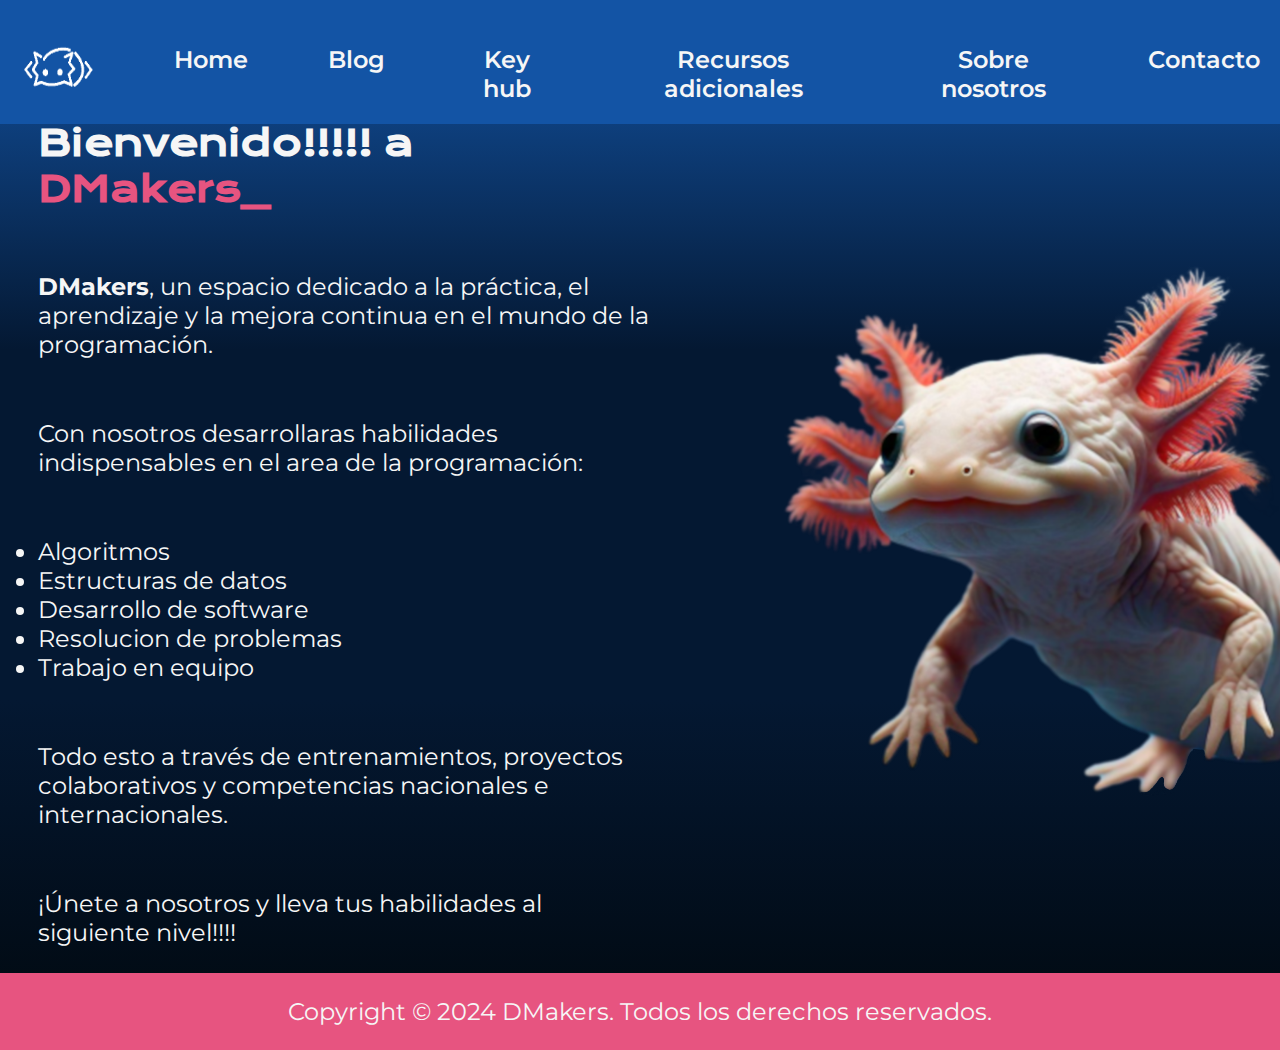
<file: index.html>
<!DOCTYPE html>
<html lang="es-mx">
<head>
    <meta charset="UTF-8">
    <meta name="viewport" content="width=device-width, initial-scale=1.0">
    <title>DMakers_</title>
    <link rel="icon" href="./img/axol_icon.ico"/>
    <link rel="stylesheet" href="./styles/style.css">
</head>
<body>
    <header class="header">
        <nav class="header__menu">
            <img src="./img/white_axol.png" class="header_icon" alt="Logo DMakers">
            <a class="header__menu__link" href="index.html">Home</a>
            <a class="header__menu__link" href="https://dmakershub.blogspot.com/" target="_blank">Blog</a>
            <a class="header__menu__link" href="keyhub.html">Key hub</a>
            <a class="header__menu__link" href="resources.html">Recursos adicionales</a>
            <a class="header__menu__link" href="about.html">Sobre nosotros</a>
            <a class="header__menu__link" href="contact.html">Contacto</a>
        </nav>
        
        <img src="./img/menu_ico.png" class="header_menu_icon" alt="Icono de menu" id="menu-icon">
        <img src="./img/white_axol.png" class="header_menu_icon" alt="Logo DMakers">
        
        <nav class="dropdown-menu" id="dropdown-menu">
            <ul>
                <li><a href="index.html">Home</a></li>
                <li><a href="https://dmakershub.blogspot.com/" target="_blank">Blog</a></li>
                <li><a href="keyhub.html">Key hub</a></li>
                <li><a href="resources.html">Recursos adicionales</a></li>
                <li><a href="about.html">Sobre nosotros</a></li>
                <li><a href="contact.html">Contacto</a></li>
            </ul>
        </nav>

    </header>
    <main>
        <section class="presentacion_home">
            <section class="presentacion__contenido">
                <h1 class="presentacion__contenido__titulo">Bienvenido!!!!! a<strong class="titulo-destaque"> DMakers_
                </strong></h1>
                
                <p class="presentacion__contenido__texto">
                <strong>DMakers</strong>, un espacio dedicado a la práctica, el aprendizaje 
                y la mejora continua en el mundo de la programación.</p> 
                
                <p class="presentacion__contenido__texto">
                Con nosotros desarrollaras habilidades indispensables en el area de la programación: 
                 </p>    
                <ul class="presentacion__contenido__texto">
                    <li>Algoritmos</li>
                    <li>Estructuras de datos</li>
                    <li>Desarrollo de software</li>
                    <li>Resolucion de problemas</li>
                    <li>Trabajo en equipo</li>
                </ul>               
                <p class="presentacion__contenido__texto">
                    Todo esto a través de entrenamientos, proyectos colaborativos y competencias
                    nacionales e internacionales. 
                </p>
                <p class="presentacion__contenido__texto">
                ¡Únete a nosotros y lleva tus habilidades al siguiente nivel!!!!
                </p>        
                
            </section>
            <img class="imagen_axol" src="./img/axolotol.png" alt="Imagen de Ajolote">
        
        </section>

             
        
        

    </main>
    <footer class="footer">
        <p>Copyright © 2024 DMakers. Todos los derechos reservados.</p>
    </footer>
    <script src="menu.js"></script>
</body>
</html>

<!-- Esto es un comentario y será ignorado  -->

<!-- Esto es un comentario con salto de línea

y también será ignorado  -->
</file>
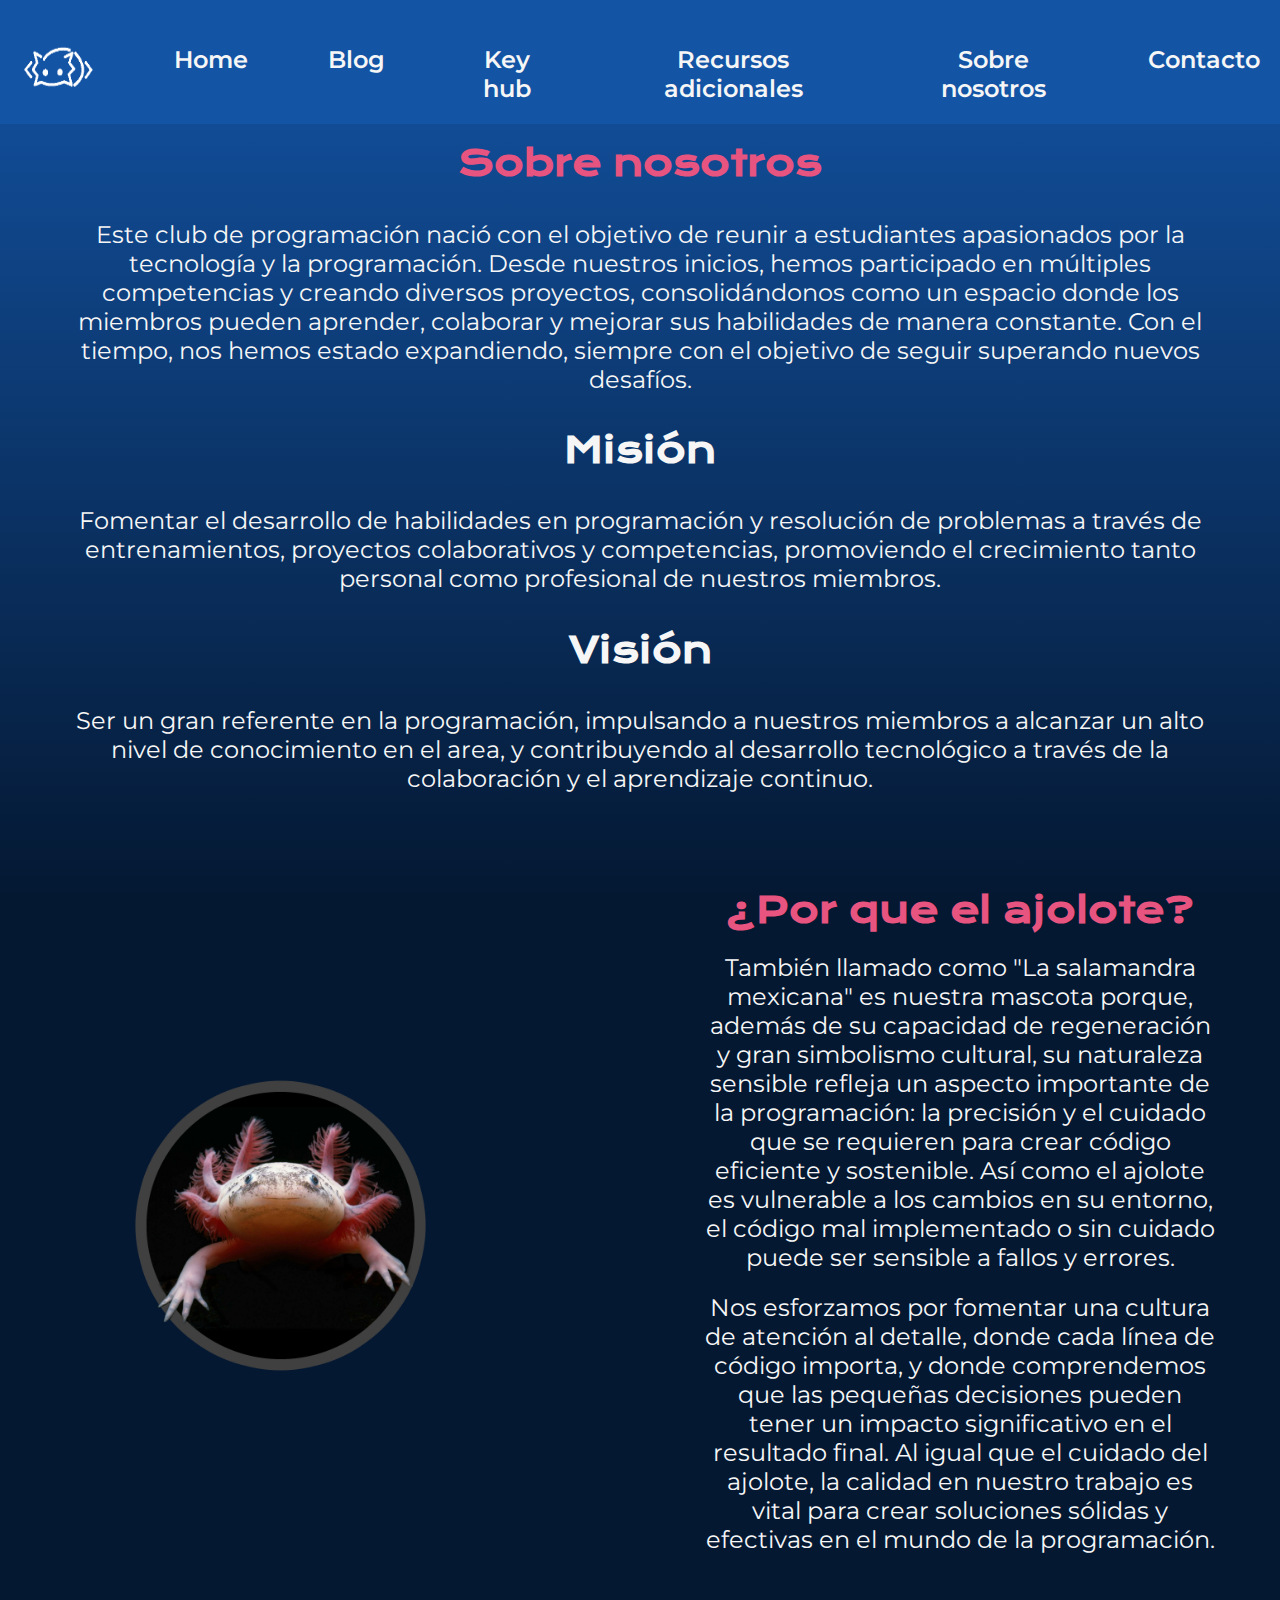
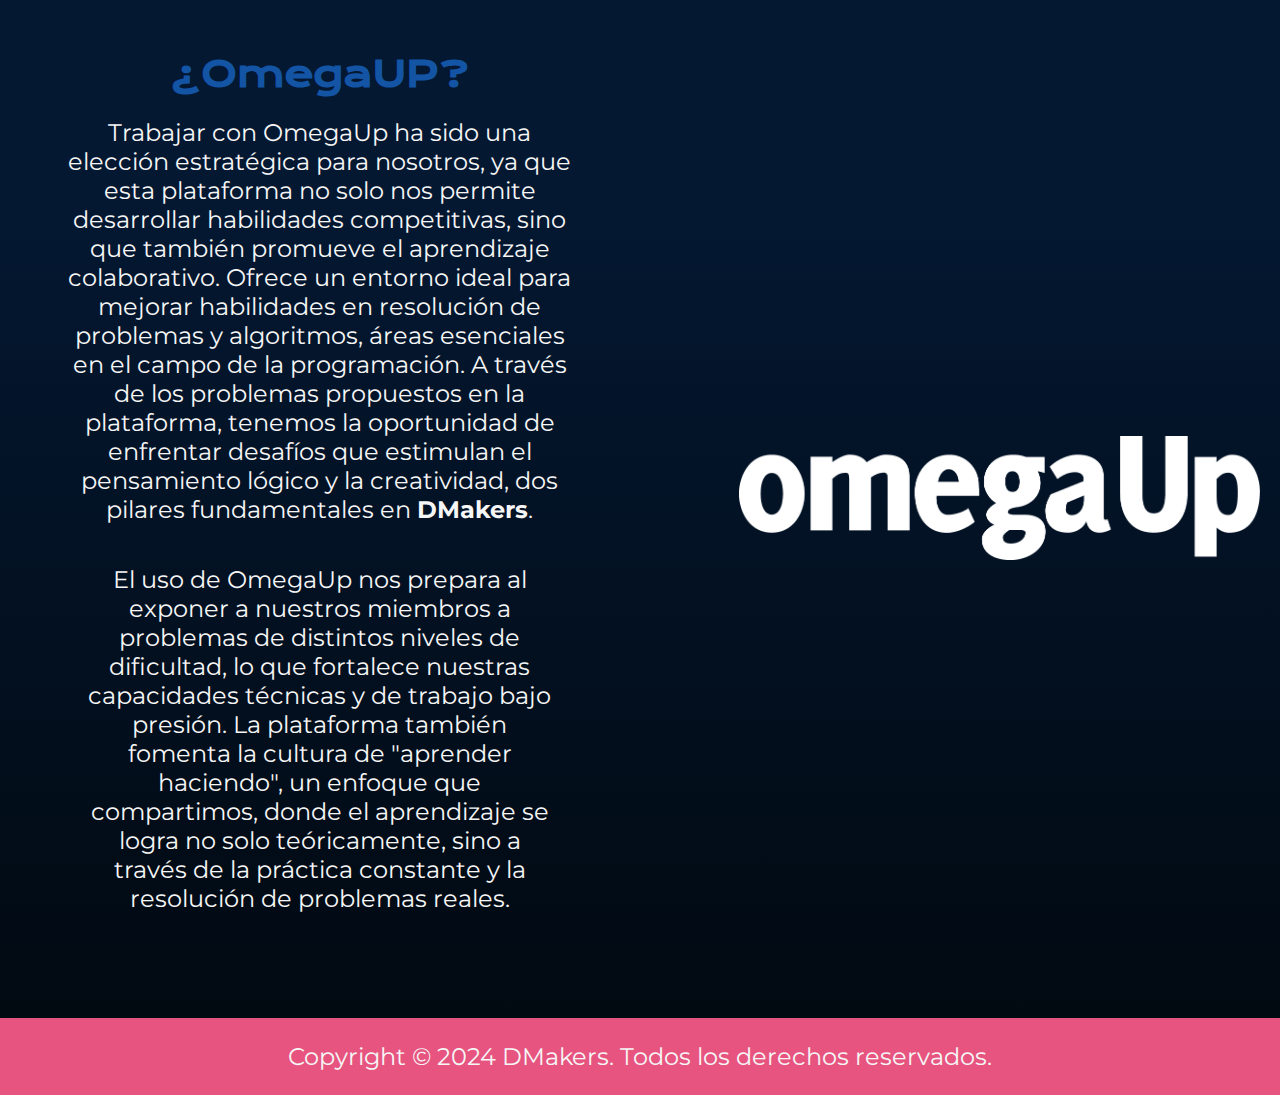
<file: about.html>
<!DOCTYPE html>
<html lang="es-mx">
<head>
    <meta charset="UTF-8">
    <meta name="viewport" content="width=device-width, initial-scale=1.0">
    <title>DMakers_</title>
    <link rel="icon" href="./img/axol_icon.ico"/>
    <link rel="stylesheet" href="./styles/style.css">
</head>
<body>
    <header class="header">
        <nav class="header__menu">
            <img src="./img/white_axol.png" class="header_icon" alt="Logo DMakers">
            <a class="header__menu__link" href="index.html">Home</a>
            <a class="header__menu__link" href="https://dmakershub.blogspot.com/" target="_blank">Blog</a>
            <a class="header__menu__link" href="keyhub.html">Key hub</a>
            <a class="header__menu__link" href="resources.html">Recursos adicionales</a>
            <a class="header__menu__link" href="about.html">Sobre nosotros</a>
            <a class="header__menu__link" href="contact.html">Contacto</a>
        </nav>
        
        <img src="./img/menu_ico.png" class="header_menu_icon" alt="Icono de menu" id="menu-icon">
        <img src="./img/white_axol.png" class="header_menu_icon" alt="Logo DMakers">
        
        <nav class="dropdown-menu" id="dropdown-menu">
            <ul>
                <li><a href="index.html">Home</a></li>
                <li><a href="https://dmakershub.blogspot.com/" target="_blank">Blog</a></li>
                <li><a href="keyhub.html">Key hub</a></li>
                <li><a href="resources.html">Recursos adicionales</a></li>
                <li><a href="about.html">Sobre nosotros</a></li>
                <li><a href="contact.html">Contacto</a></li>
            </ul>
        </nav>

    </header>

    <main>
        <section class="presentacion_centrada">
            <section class="presentacion__contenido_centrado">
                <h1 class="presentacion__contenido_centrado_titulo"> <strong class="titulo-destaque">Sobre nosotros</strong></h1>           
                <p class="presentacion__contenido_centrado_texto">
                    Este club de programación nació con el objetivo de reunir a estudiantes apasionados por la tecnología y 
                    la programación. Desde nuestros inicios, hemos participado en múltiples competencias y creando diversos proyectos, consolidándonos 
                    como un espacio donde los miembros pueden aprender, colaborar y mejorar sus habilidades de manera constante. 
                    Con el tiempo, nos hemos estado expandiendo, siempre con el objetivo de 
                    seguir superando nuevos desafíos.
                </p> 
                
                <h2 class="presentacion__contenido_centrado_titulo">Misión</h2>
                <p class="presentacion__contenido_centrado_texto">
                
                    Fomentar el desarrollo de habilidades en programación y resolución de problemas a través de entrenamientos, 
                    proyectos colaborativos y competencias, promoviendo el crecimiento tanto personal como profesional de nuestros miembros.
                </p>
                
                <h2 class="presentacion__contenido_centrado_titulo">Visión</h2>
                <p class="presentacion__contenido_centrado_texto">
                    Ser un gran referente en la programación, impulsando a nuestros miembros a alcanzar 
                    un alto nivel de conocimiento en el area, y contribuyendo al desarrollo 
                    tecnológico a través de la colaboración y el aprendizaje continuo.    
                </p>
            </section>

            <section class="seccion_horizontal">           
                
                <img class="presentacion__imagen" src="./img/axol_swimming.png" alt="Ajolote en circulo">
                
                
                <section class="presentacion__contenido_centrado" >
                    
                    <h1 class="presentacion__contenido_centrado_titulo"><strong class="titulo-destaque">¿Por que el ajolote?</strong></h1>
                    <p class="presentacion__contenido_centrado_texto">
                    También llamado como "La salamandra mexicana" es nuestra mascota porque, además de su capacidad de regeneración y gran simbolismo cultural,
                    su naturaleza sensible refleja un aspecto importante de la programación: la precisión y el cuidado que se requieren para 
                    crear código eficiente y sostenible. Así como el ajolote es vulnerable a los cambios en su entorno, el código mal implementado 
                    o sin cuidado puede ser sensible a fallos y errores.
                    </p>
                    <p class="presentacion__contenido_centrado_texto";">        
                    Nos esforzamos por fomentar una cultura de atención al detalle, donde cada línea de código importa, y donde comprendemos 
                    que las pequeñas decisiones pueden tener un impacto significativo en el resultado final. Al igual que el cuidado del ajolote,
                    la calidad en nuestro trabajo es vital para crear soluciones sólidas y efectivas en el mundo de la programación.
                    <p>
                </section>           
            </section>

            <section class="seccion_horizontal">                     
                <section class="presentacion__contenido_centrado">
                    
                    <h1 class="presentacion__contenido_centrado_titulo"><strong style="color: #1354A5 ;">¿OmegaUP?</strong></h1>
                    <p class="presentacion__contenido_centrado_texto">
                    Trabajar con OmegaUp ha sido una elección estratégica para nosotros, ya que esta plataforma no solo nos permite 
                    desarrollar habilidades competitivas, sino que también promueve el aprendizaje colaborativo. Ofrece un entorno ideal para mejorar 
                    habilidades en resolución de problemas y algoritmos, áreas esenciales en el campo de la programación. A través de los problemas 
                    propuestos en la plataforma, tenemos la oportunidad de enfrentar desafíos que estimulan el pensamiento lógico y la creatividad, dos pilares 
                    fundamentales en <strong>DMakers</strong>.
                    </p>
                    <p class="presentacion__contenido_centrado_texto" style="padding: 5%;">        
                        El uso de OmegaUp nos prepara al exponer a nuestros miembros a problemas de distintos niveles de 
                        dificultad, lo que fortalece nuestras capacidades técnicas y de trabajo bajo presión. La plataforma también fomenta la cultura de "aprender haciendo",
                        un enfoque que compartimos, donde el aprendizaje se logra no solo teóricamente, sino a través de la práctica constante y la resolución de 
                        problemas reales. 
                    <p>
                </section>   
                
                <img class="presentacion__imagen" src="./img/omegaup-logo.png" alt="Logo de omegaup">
            </section>
        </section>    
    </main>
    
    <footer class="footer">
        <p>Copyright © 2024 DMakers. Todos los derechos reservados.</p>
    </footer>
    <script src="menu.js"></script>
</body>
</html>
</file>
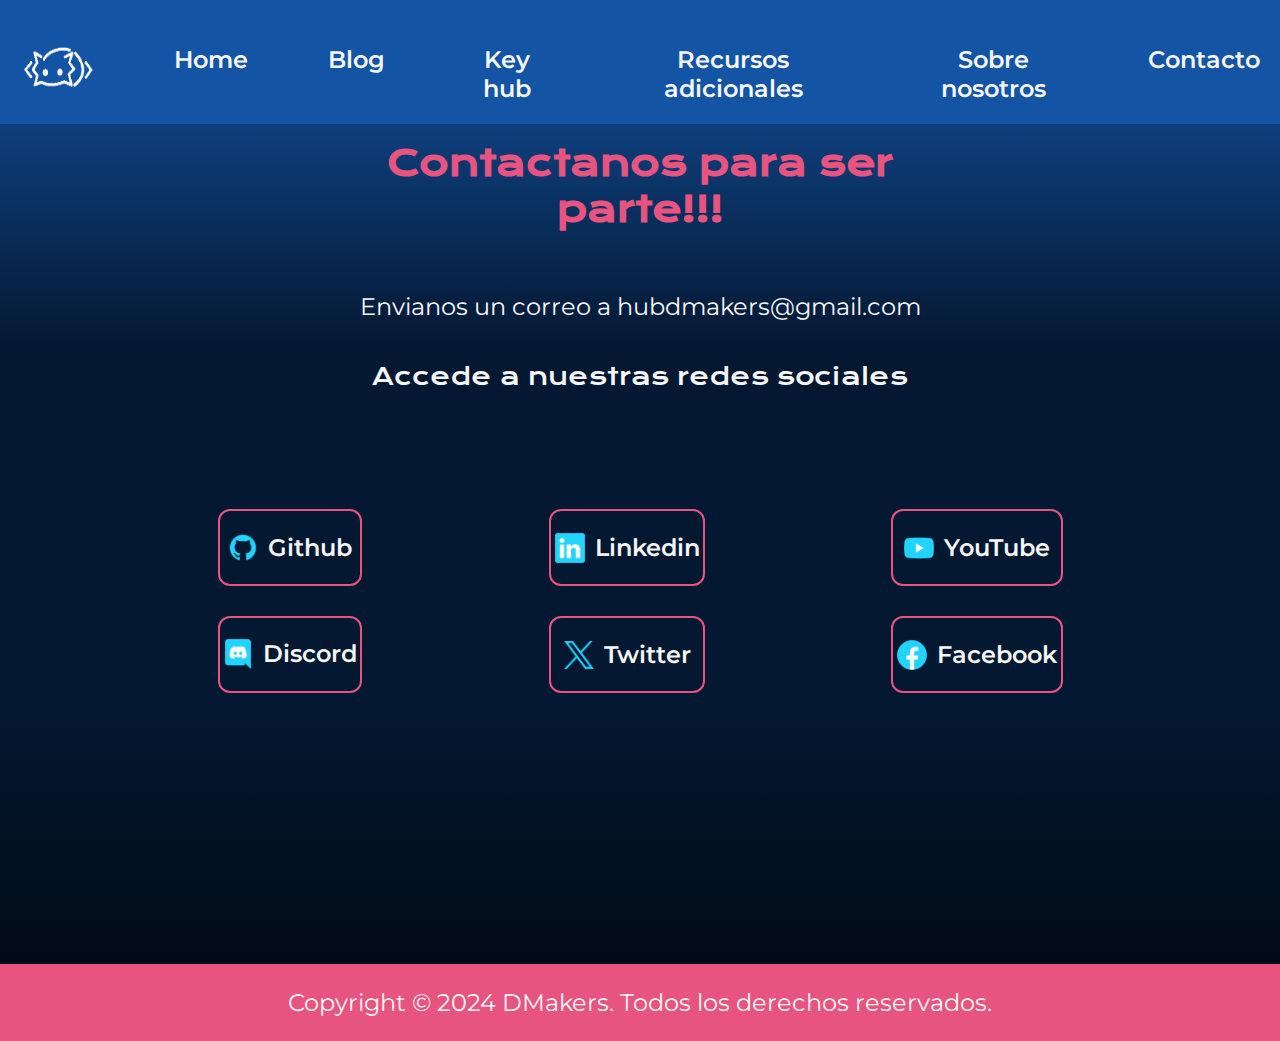
<file: contact.html>
<!DOCTYPE html>
<html lang="es-mx">
<head>
    <meta charset="UTF-8">
    <meta name="viewport" content="width=device-width, initial-scale=1.0">
    <title>DMakers_</title>
    <link rel="icon" href="./img/axol_icon.ico"/>
    <link rel="stylesheet" href="./styles/style.css">
</head>
<body>
    <header class="header">
        <nav class="header__menu">
            <img src="./img/white_axol.png" class="header_icon" alt="Logo DMakers">
            <a class="header__menu__link" href="index.html">Home</a>
            <a class="header__menu__link" href="https://dmakershub.blogspot.com/" target="_blank">Blog</a>
            <a class="header__menu__link" href="keyhub.html">Key hub</a>
            <a class="header__menu__link" href="resources.html">Recursos adicionales</a>
            <a class="header__menu__link" href="about.html">Sobre nosotros</a>
            <a class="header__menu__link" href="contact.html">Contacto</a>
        </nav>
        
        <img src="./img/menu_ico.png" class="header_menu_icon" alt="Icono de menu" id="menu-icon">
        <img src="./img/white_axol.png" class="header_menu_icon" alt="Logo DMakers">
        
        <nav class="dropdown-menu" id="dropdown-menu">
            <ul>
                <li><a href="index.html">Home</a></li>
                <li><a href="https://dmakershub.blogspot.com/" target="_blank">Blog</a></li>
                <li><a href="keyhub.html">Key hub</a></li>
                <li><a href="resources.html">Recursos adicionales</a></li>
                <li><a href="about.html">Sobre nosotros</a></li>
                <li><a href="contact.html">Contacto</a></li>
            </ul>
        </nav>

    </header>

    <main>
        <section class="presentacion_centrada" style="padding-bottom: 20%;">
            <section class="presentacion__contenido">
                <h1 class="presentacion__contenido__titulo" style="padding-top: 30px;"><strong class="titulo-destaque"> Contactanos para ser parte!!!</strong></h1>
                
                <p class="presentacion__contenido__texto">
                    Envianos un correo a hubdmakers@gmail.com
                </p> 
            </section>
            
            <h2 class="presentacion__enlaces_subtitulo">Accede a nuestras redes sociales</h2>
            
            <section class="seccion_horizontal" style="padding: 5% 15% 0% 15%; gap:5px;">
                
                <div class="presentacion__enlaces">                   
                    <a class="presentacion__enlaces__link" href="https://github.com/DMakers-hub" target="_blank">
                        <img class="icono" src="./assets/github.png">
                        Github</a>
                    <a class="presentacion__enlaces__link" href="https://discord.gg/8f9Zq5x6Kt" target="_blank">
                        <img class="icono" src="./assets/discord.png">
                        Discord </a>             
                </div>
                
                <div class="presentacion__enlaces">
                    <a class="presentacion__enlaces__link" href="https://www.linkedin.com/" target="_blank">
                            <img class="icono" src="./assets/linkedin.png" "> 
                            Linkedin</a>
                    <a class="presentacion__enlaces__link" href="https://x.com/DMakers__" target="_blank">
                        <img class="icono" src="./assets/x.png">
                        Twitter </a>
                </div>

                <div class="presentacion__enlaces">                
                    <a class="presentacion__enlaces__link" href="https://www.youtube.com/@DMakersHub" target="_blank">
                        <img  class="icono" src="./assets/youtube.png">
                        YouTube </a>
                    <a class="presentacion__enlaces__link" href="https://www.facebook.com/profile.php?id=61566346132490&mibextid=ZbWKwL" target="_blank">
                            <img class="icono" src="./assets/facebook.png"> 
                            Facebook</a>
                </div>          


            </section>
            
        </section>
    </main>
    
    <footer class="footer">
        <p>Copyright © 2024 DMakers. Todos los derechos reservados.</p>
    </footer>
    <script src="menu.js"></script>
</body>
</html>
</file>
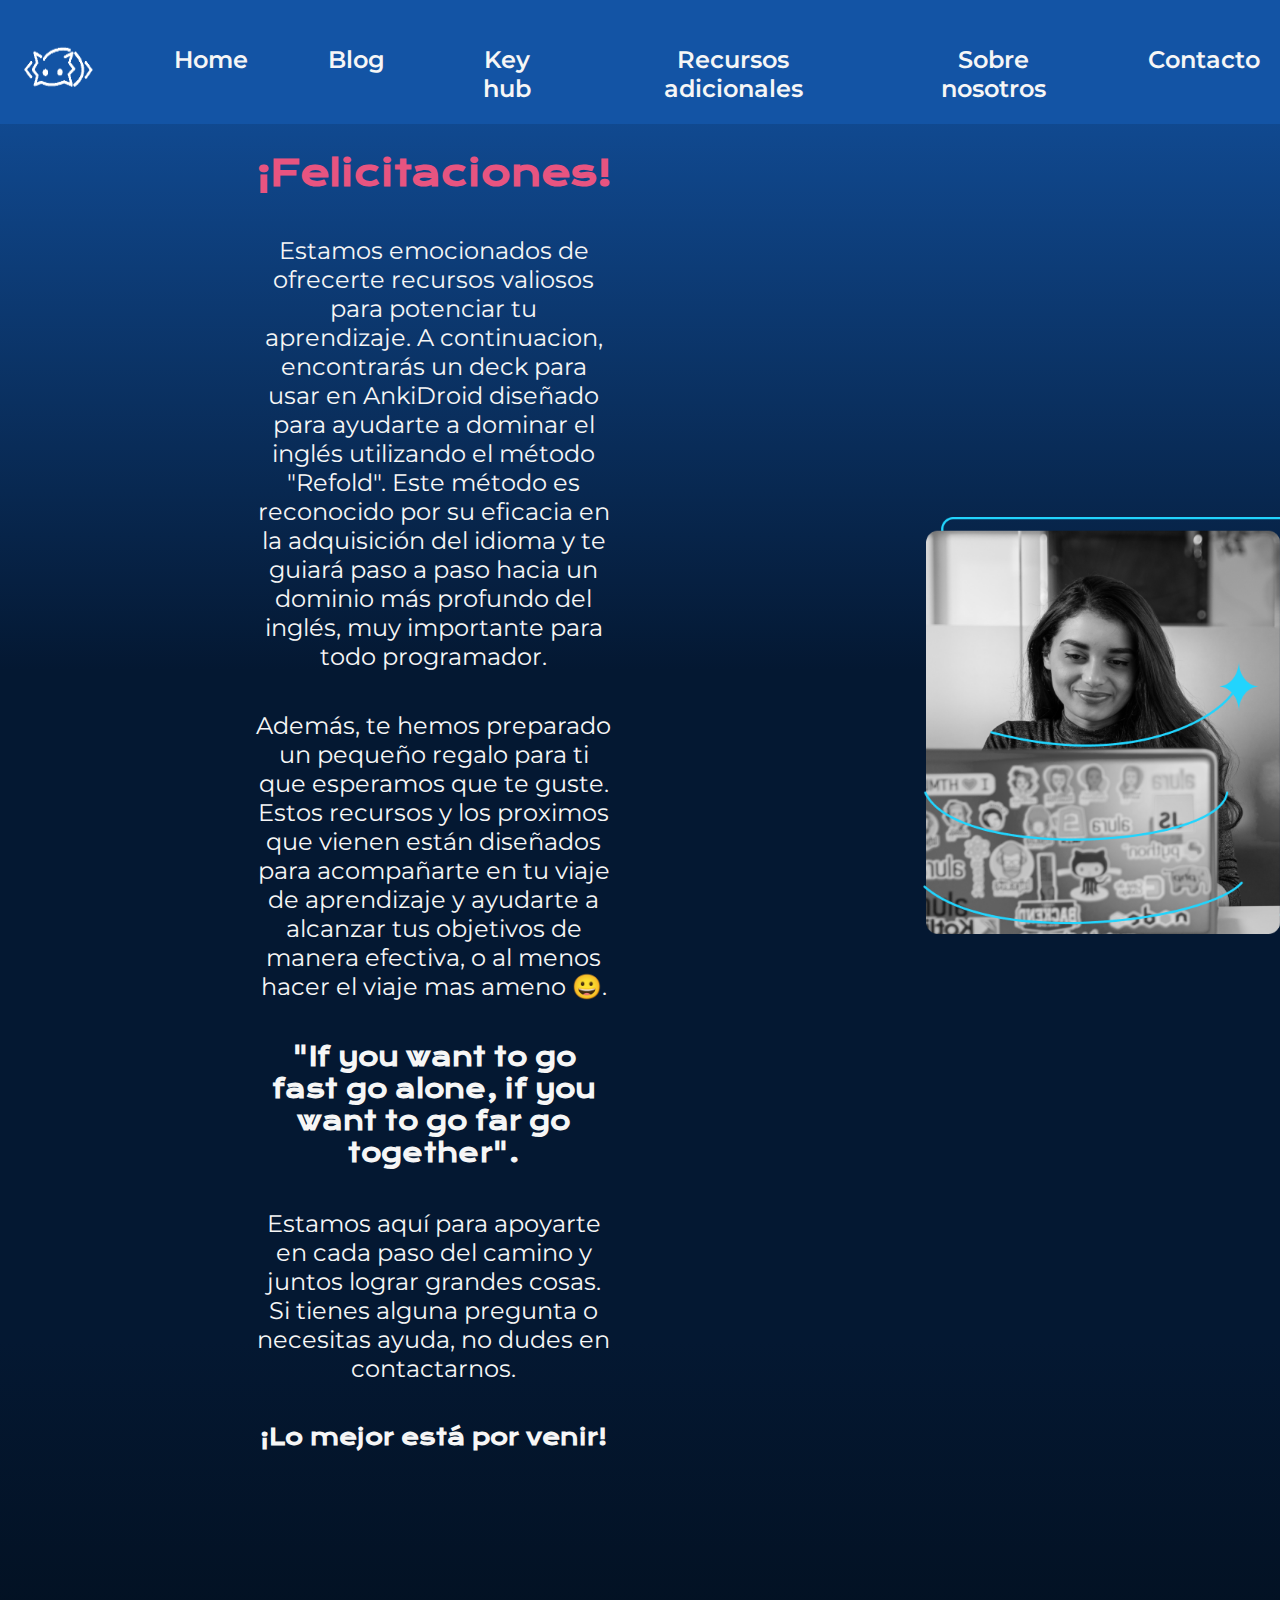
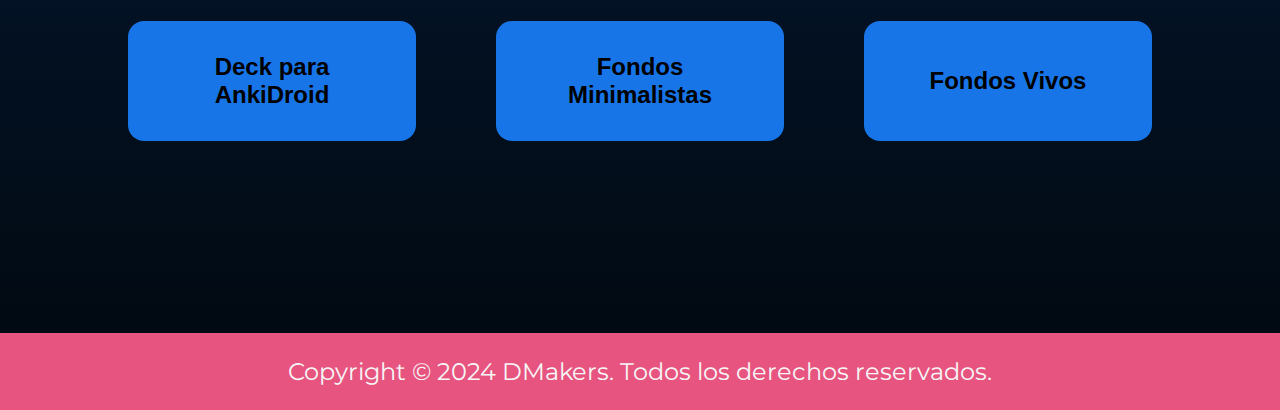
<file: pagina_secreta.html>
<!DOCTYPE html>
<html lang="es-mx">
<head>
    <meta charset="UTF-8">
    <meta name="viewport" content="width=device-width, initial-scale=1.0">
    <title>DMakers_</title>
    <link rel="icon" href="./img/axol_icon.ico"/>
    <link rel="stylesheet" href="./styles/style.css">
</head>
<body>
    <header class="header">
        <nav class="header__menu">
            <img src="./img/white_axol.png" class="header_icon" alt="Logo DMakers">
            <a class="header__menu__link" href="index.html">Home</a>
            <a class="header__menu__link" href="https://dmakershub.blogspot.com/" target="_blank">Blog</a>
            <a class="header__menu__link" href="keyhub.html">Key hub</a>
            <a class="header__menu__link" href="resources.html">Recursos adicionales</a>
            <a class="header__menu__link" href="about.html">Sobre nosotros</a>
            <a class="header__menu__link" href="contact.html">Contacto</a>
        </nav>
        
        <img src="./img/menu_ico.png" class="header_menu_icon" alt="Icono de menu" id="menu-icon">
        <img src="./img/white_axol.png" class="header_menu_icon" alt="Logo DMakers">
        
        <nav class="dropdown-menu" id="dropdown-menu">
            <ul>
                <li><a href="index.html">Home</a></li>
                <li><a href="blog.html">Blog</a></li>
                <li><a href="keyhub.html">Key hub</a></li>
                <li><a href="resources.html">Recursos adicionales</a></li>
                <li><a href="about.html">Sobre nosotros</a></li>
                <li><a href="contact.html">Contacto</a></li>
            </ul>
        </nav>

    </header>

    <main>
        <section class="seccion_horizontal">
            <section class="presentacion_centrada" style="padding: 150px 7% 7% 20%;">
                <h1 class="presentacion__contenido__titulo"><strong class="titulo-destaque"> ¡Felicitaciones! </strong></h1>
                
                <p class="presentacion__contenido__texto">
                    Estamos emocionados de ofrecerte recursos valiosos para potenciar tu aprendizaje. 
                    A continuacion, encontrarás un deck para usar en AnkiDroid diseñado para ayudarte a dominar el inglés utilizando el método 
                    "Refold". Este método es reconocido por su eficacia en la adquisición del idioma y te guiará paso a paso hacia 
                    un dominio más profundo del inglés, muy importante para todo programador.
                </p> 

                <p class="presentacion__contenido__texto">
                    Además, te hemos preparado un pequeño regalo para ti que esperamos que te guste. Estos recursos y los proximos  que vienen están diseñados para acompañarte 
                    en tu viaje de aprendizaje y ayudarte a alcanzar tus objetivos de manera efectiva, o al menos hacer el viaje mas ameno 😀.

                </p>

                <h2 class="presentacion__contenido__titulo" style="font-size: 25px;">
                    "If you want to go fast go alone, if you want to go far go together". 
                </h2>

                <p class="presentacion__contenido__texto">

                    Estamos aquí para apoyarte en cada paso del camino y juntos lograr grandes cosas.
                    Si tienes alguna pregunta o necesitas ayuda, no dudes en contactarnos.
                    
                </p>

                <h3 class="presentacion__contenido__titulo" style="font-size: 22px;">
                    ¡Lo mejor está por venir!
                </h3>
                

            </section>
            <img class="presentacion__imagen" style="padding-right: 5%; padding-bottom: 7%; padding-left: 8%;" src="./assets/Imagem.png" alt="Imagen de Ana Garcia trabajando">
        </section>

        <section class="container__botones" style="padding: 5% 10% 15% 10%; gap: 5rem;">
            <a class="container__boton" style="padding: 2rem;" href="https://drive.google.com/drive/u/0/folders/1w2qPzgpCGFADVoZTBVIdQzrGV8BjQqou">Deck para AnkiDroid</a>
            <a class="container__boton" style="padding: 2rem;" href="https://drive.google.com/drive/u/0/folders/1Wyh2c88BqZ6pJuD3tbHb4xzzqljS9AX3">Fondos Minimalistas</a>
            <a class="container__boton" style="padding: 2rem;" href="https://drive.google.com/drive/u/0/folders/1i461H6Kq2zSOW6BSfBeuCTxGlTD45Hcy">Fondos Vivos</a>

        </section>

    </main>
    
    <footer class="footer">
        <p>Copyright © 2024 DMakers. Todos los derechos reservados.</p>
    </footer>
    <script src="menu.js"></script>
</body>
</html>
</file>
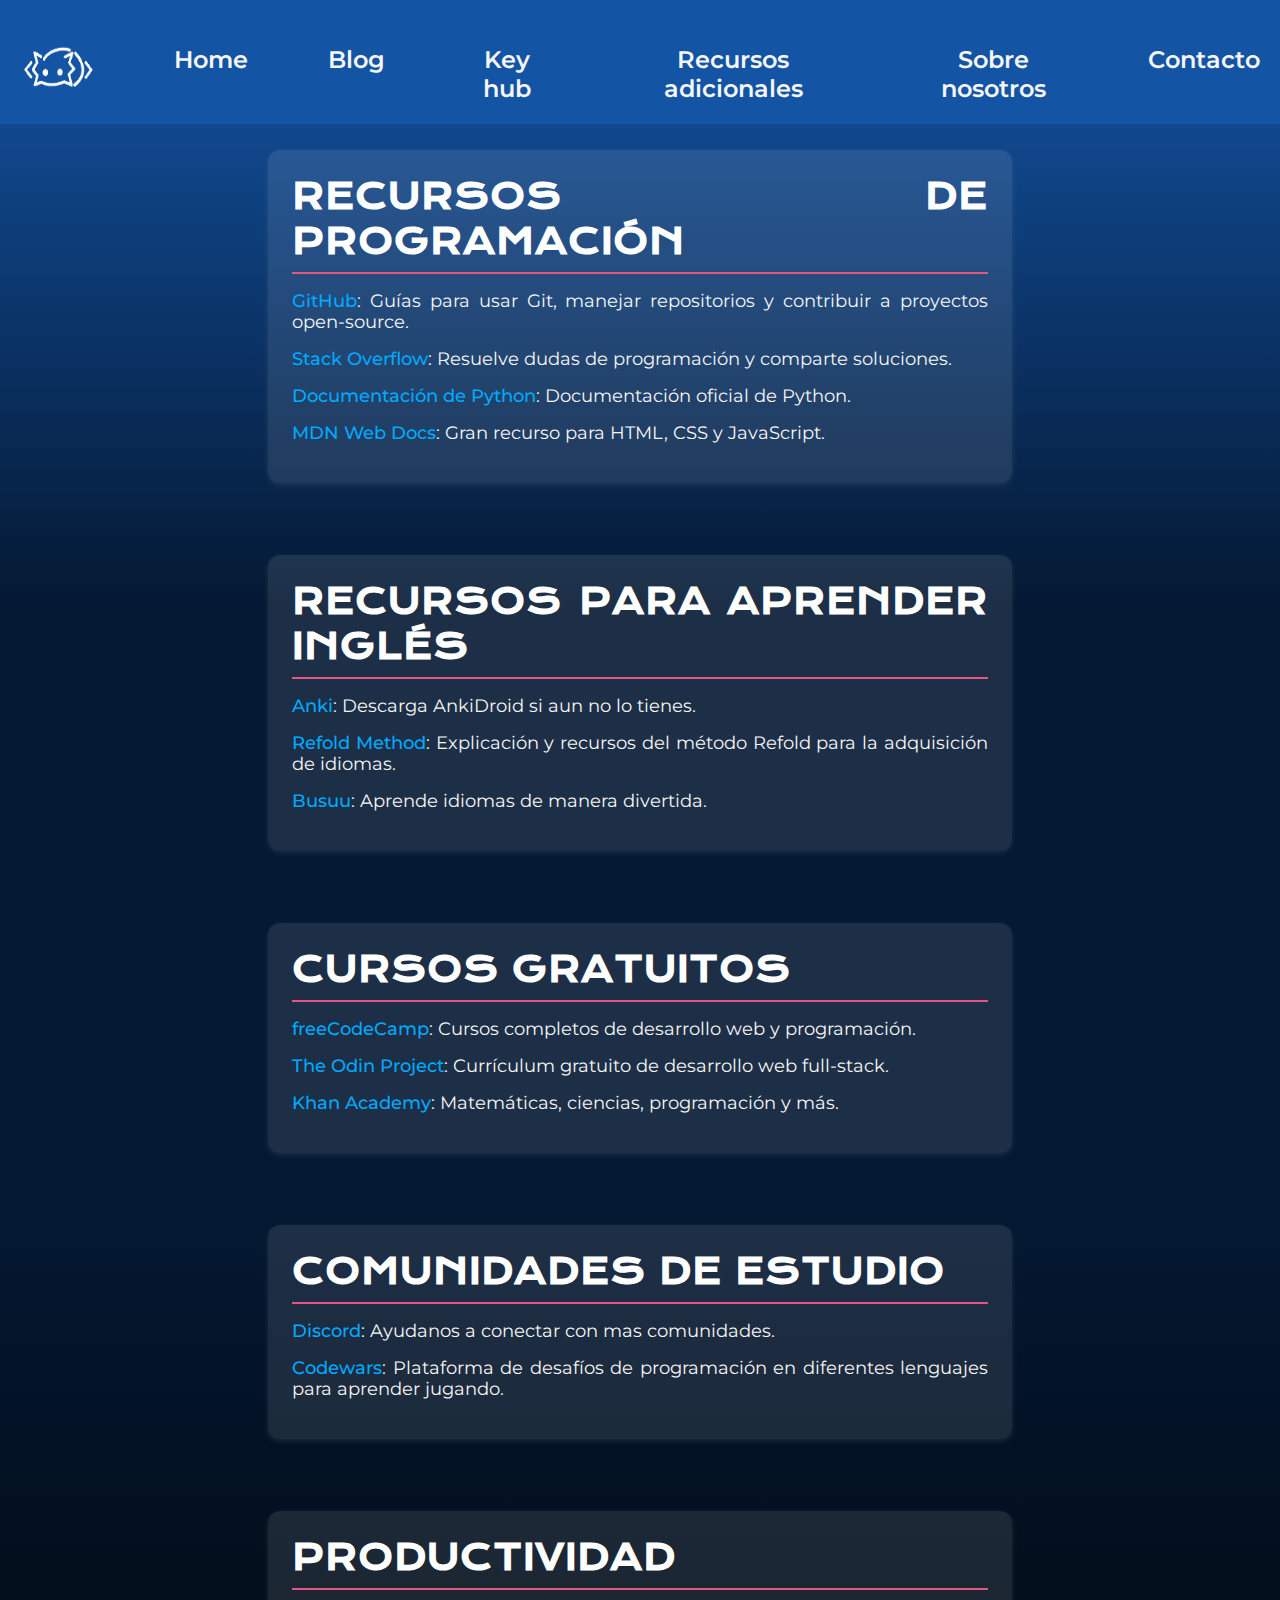
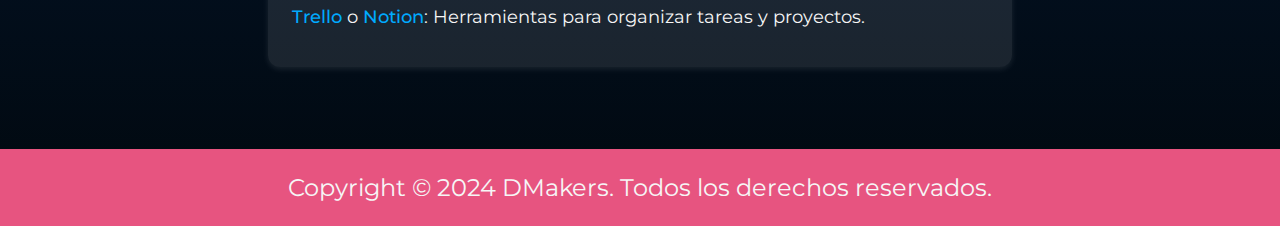
<file: resources.html>
<!DOCTYPE html>
<html lang="es-mx">
<head>
    <meta charset="UTF-8">
    <meta name="viewport" content="width=device-width, initial-scale=1.0">
    <title>DMakers_</title>
    <link rel="icon" href="./img/axol_icon.ico"/>
    <link rel="stylesheet" href="./styles/style.css">
</head>
<body>
    <header class="header">
        <nav class="header__menu">
            <img src="./img/white_axol.png" class="header_icon" alt="Logo DMakers">
            <a class="header__menu__link" href="index.html">Home</a>
            <a class="header__menu__link" href="https://dmakershub.blogspot.com/" target="_blank">Blog</a>
            <a class="header__menu__link" href="keyhub.html">Key hub</a>
            <a class="header__menu__link" href="resources.html">Recursos adicionales</a>
            <a class="header__menu__link" href="about.html">Sobre nosotros</a>
            <a class="header__menu__link" href="contact.html">Contacto</a>
        </nav>
        
        <img src="./img/menu_ico.png" class="header_menu_icon" alt="Icono de menu" id="menu-icon">
        <img src="./img/white_axol.png" class="header_menu_icon" alt="Logo DMakers">
        
        <nav class="dropdown-menu" id="dropdown-menu">
            <ul>
                <li><a href="index.html">Home</a></li>
                <li><a href="blog.html">Blog</a></li>
                <li><a href="keyhub.html">Key hub</a></li>
                <li><a href="resources.html">Recursos adicionales</a></li>
                <li><a href="about.html">Sobre nosotros</a></li>
                <li><a href="contact.html">Contacto</a></li>
            </ul>
        </nav>

    </header>
    <main>
        <section class="presentacion_recursos" id="presentacion_unico">    
            <section class="recursos__comunidad">
                <h2 class="recursos__titulo">Recursos de Programación</h2>
                <ul class="recursos__lista">
                    <li class="recursos__item">
                        <a href="https://github.com/" target="_blank">GitHub</a>: Guías para usar Git, manejar repositorios y contribuir a proyectos open-source.
                    </li>
                    <li class="recursos__item">
                        <a href="https://stackoverflow.com/" target="_blank">Stack Overflow</a>: Resuelve dudas de programación y comparte soluciones.
                    </li>
                    <li class="recursos__item">
                        <a href="https://docs.python.org/3/" target="_blank">Documentación de Python</a>: Documentación oficial de Python.
                    </li>
                    <li class="recursos__item">
                        <a href="https://developer.mozilla.org/" target="_blank">MDN Web Docs</a>: Gran recurso para HTML, CSS y JavaScript.
                    </li>
                </ul>
            </section>
        
            <section class="recursos__ingles">
                <h2 class="recursos__titulo">Recursos para Aprender Inglés</h2>
                <ul class="recursos__lista">
                    <li class="recursos__item">
                        <a href="https://apps.ankiweb.net/" target="_blank">Anki</a>: Descarga AnkiDroid si aun no lo tienes.
                    </li>
                    <li class="recursos__item">
                        <a href="https://refold.la/" target="_blank">Refold Method</a>: Explicación y recursos del método Refold para la adquisición de idiomas.
                    </li>
                    <li class="recursos__item">
                        <a href="https://www.busuu.com/" target="_blank">Busuu</a>: Aprende idiomas de manera divertida.
                    </li>
                </ul>
            </section>
        
            <section class="recursos__cursos">
                <h2 class="recursos__titulo">Cursos Gratuitos</h2>
                <ul class="recursos__lista">
                    <li class="recursos__item">
                        <a href="https://www.freecodecamp.org/" target="_blank">freeCodeCamp</a>: Cursos completos de desarrollo web y programación.
                    </li>
                    <li class="recursos__item">
                        <a href="https://www.theodinproject.com/" target="_blank">The Odin Project</a>: Currículum gratuito de desarrollo web full-stack.
                    </li>
                    <li class="recursos__item">
                        <a href="https://www.khanacademy.org/" target="_blank">Khan Academy</a>: Matemáticas, ciencias, programación y más.
                    </li>
                </ul>
            </section>
        
            <section class="recursos__comunidades">
                <h2 class="recursos__titulo">Comunidades de Estudio</h2>
                <ul class="recursos__lista">
                    <li class="recursos__item">
                        <a href="https://discord.com/" target="_blank">Discord</a>: Ayudanos a conectar con mas comunidades.
                    </li>
                    <li class="recursos__item">
                        <a href="https://www.codewars.com/" target="_blank">Codewars</a>: Plataforma de desafíos de programación en diferentes lenguajes para aprender jugando.
                    </li>
                </ul>
            </section>
        
            <section class="recursos__productividad">
                <h2 class="recursos__titulo">Productividad</h2>
                <ul class="recursos__lista">
                    <li class="recursos__item">
                        <a href="https://trello.com/" target="_blank">Trello</a> o <a href="https://www.notion.so/" target="_blank">Notion</a>: Herramientas para organizar tareas y proyectos.
                    </li>
                </ul>
            </section>
        </section>      
    </main>
    
        
    
    <footer class="footer">
        <p>Copyright © 2024 DMakers. Todos los derechos reservados.</p>
    </footer>
    <script src="menu.js"></script>
</body>
</html>
</file>
<file: styles/style.css>
@import url('https://fonts.googleapis.com/css2?family=Krona+One&family=Montserrat:ital,wght@0,100..900;1,100..900&display=swap');

:root{
    --color-primario:linear-gradient(#1354A5 0%, #041832 33.33%, #041832 66.67%, #01080E 100%);
    --color-secundario:#F6F6F6;
    --color-terciario:#e75480;
    --color-hover: #272727;

    --fuente-montserrat: 'Montserrat', sans serif;
    --fuente-krona: 'Krona One', sans serif;
}

*{
    padding: 0;
    margin:0;
    box-sizing: border-box;
}

/*
    Podemos ir a colorhunt.com para consultar colores de paletas y esto
    nos permitira rapidamente cambiar de color en nuestras
    paginas web y estilizar de manera eficiente

    eg.
    --color-primario:#<color1>;
    --color-secundario:#<color2>;
    --color-terciario:#<color3>;
    --color-hover: #<color4>;

*/

body {
    background: var(--color-primario);
    color: var(--color-secundario);
    height: 100%;
    box-sizing: border-box;
}

.main{
    flex: 1;
}
.header{
    display: flex;
    position: fixed;
    justify-content: space-between;
    top: 0;
    left: 0;
    text-align: center;
    width: 100%;
    z-index: 1000;
    padding: 20px;
    background-color: #1354A5;
    border-bottom: 1px solid #1354A5; /* Borde en la parte inferior del header */
}

.header__menu{
    display: flex;
    gap: 80px;
}

.header__menu__link{
    font-family: var(--fuente-montserrat);
    font-size: 1.5rem;
    font-weight: 600;
    color: var(--color-secundario);
    text-decoration: none;
    padding: 2% 0% 0% 0%;
}

.header__menu__link:hover{
    color: #007bff;
}

.header_icon{
    width: 6%;
    padding: .5% 0% .5% 0%;
}

.header_menu_icon{
    display: none;

}

.dropdown-menu {
    font-family: var(--fuente-montserrat);
    color: var(--color-secundario);
    font-weight: 600;
    text-decoration: none;
    font-size: 1.5rem;
    display: none; /* Oculta el menú por defecto */
    position: absolute;
    top: 60px; /* Ajusta la distancia del menú respecto al ícono */
    right: 0; /* Alinea el menú al lado derecho */
    background-color: #1354A5;
    box-shadow: 0 4px 8px rgba(0,0,0,0.1);
    z-index: 1000;
    width: 100%;
    padding: 10px;
    gap: 10px;
}

.dropdown-menu ul {
    list-style: none;
    padding: 0;
    margin: 0;
}

.dropdown-menu li {
    padding: 20px 0;
}

.dropdown-menu li a {
    text-decoration: none;
    color: var(--color-secundario);
}

.dropdown-menu li a:hover {
    color: #007bff;
}

.titulo-destaque{
    color: var(--color-terciario);
}

.presentacion_home{
    display: flex;
    align-items: center;
    padding: 120px 0% 2% 3%;
    justify-content: space-between;
    gap: 30px;
    width: 100%;
    box-sizing: border-box;
}
.seccion_horizontal{
    display: flex;
    align-items: center;
    justify-content: space-between;
    width: 100%;
    max-width: 100%;
    box-sizing: border-box;
    padding: 0%; 
    gap: 120px;
    position: relative;
}

.presentacion__contenido{
    width: 50%; 
    display: flex;
    flex-direction: column;
    gap: 60px;
    padding: 0% 0%;
    
}

.presentacion__contenido__titulo{
    font-family: var(--fuente-krona);
    font-size: 2.25rem;

}

.presentacion__contenido__texto{
    font-family: var(--fuente-montserrat);
    font-size: 1.5rem;
}

.presentacion__enlaces{
    display: flex;
    justify-content: space-between;
    flex-direction: column;
    align-items: center;
    gap: 30px;
    padding: 15px;

}

.presentacion__enlaces__link{
    width: 105%;
    text-align: center;
    padding: 21.5px 0;
    border-radius: 12px;
    font-family: var(--fuente-montserrat);
    font-size: 1.5rem;
    font-weight: 600;
    text-decoration: none;
    color: var(--color-secundario);
    border: 2px solid var(--color-terciario);
    display: flex;
    justify-content: center;
    gap: 10px;
}

.presentacion__enlaces__link:hover{
    background-color: var(--color-hover);
}

.presentacion__enlaces_subtitulo{
    font-family: var(--fuente-krona);
    font-size: 1.5rem;
    font-weight: 400;
}

 /* Esto es un comentario en CSS */
    /* 
        Esto es un comentario en CSS con
        salto de línea
    */
.presentacion__imagen{
    display: block;
    width: 42%;  
    max-width: 90%;
}

.imagen_axol{
    display: block;
    width: 42%;  
    max-width: 70%;
}


/* Presentacion de elementos centrados */
.presentacion_centrada{
    display: flex;
    flex-direction: column;
    align-items: center;
    justify-content: center;
    padding: 110px 20px 50px 20px;
    gap: 40px;
    width: 100%;
    max-width: 100%;
    box-sizing: border-box;
    text-align: center;
    position: relative;
}

.presentacion_recursos{
    display: flex;
    flex-direction: column;
    align-items: center;
    justify-content: center;
    padding: 150px 20px 50px 20px;
    gap: 40px;
    width: 100%;
    max-width: 100%;
    box-sizing: border-box;
    text-align: center;
    position: relative;
}

.presentacion__contenido_centrado{
    display: flex;
    flex-direction: column;
    align-items: center;
    justify-content: center;
    width: 100%; 
    max-width: 100%;
    gap: 10px;
    padding: 1.5% 3%;
    position: relative; 
}

.presentacion__contenido_centrado_titulo{
    font-family: var(--fuente-krona);
    font-size: 2.25rem;
    padding: 1%;
}

.presentacion__contenido_centrado_texto{
    font-family: var(--fuente-montserrat);
    font-size: 1.5rem;
    width: 100%;
    padding: 1%;
}


.icono{
    width: 30px;
}

.footer{
    background-color: var(--color-terciario);
    padding: 24px;
    color:var(--color-secundario);
    text-align: center;
    font-family: var(--fuente-montserrat);
    font-size: 1.5rem;
    font-weight: 400;
    position: flex;
    left: 0;
    bottom: 0;
}


.container {
    width: 800px;
    height: 525px;
    display: flex;
    flex-direction: column;
    align-items: center;
    justify-content: space-between;
    border-radius: 24px;
    border: 1px solid #1875E8;
    box-shadow: 4px 4px 20px 0px rgba(1, 8, 14, 0.15);
    background-size: 100% 100%;
    position: relative;
}


.container__contenido {
    display: flex;
    align-items: center;
    position: absolute;
    bottom: 0;
}

.container__informaciones {
    display: flex;
    flex-direction: column;
    align-items: center;
    padding: 6rem;
    gap: 25px;
    box-sizing: border-box;
}

.container__boton {
    display: flex;
    flex-direction: column;
    justify-content: center;
    align-items: center;
    border-radius: 16px;
    background: #1875E8;
    padding: 7px 60px;
    width: 100%;
    font-size: 24px;
    font-weight: 700;
    border: none;
    margin-top: 1rem;
    color: black;
    cursor: pointer;
    text-decoration: none;
    text-align: center;
    font-family: 'Inter', sans-serif;
}

.container__boton:hover {
    background-color: #45a049;
}

.container__boton:disabled {
    background: #898989;
}

.container__boton.desactivado{
    background-color: #ccc; /* Color para el enlace desactivado */
    color: #666; /* Color del texto para el enlace desactivado */
    cursor: not-allowed; /* Muestra un cursor de no permitido */

}

.container__texto {
    margin: 16px 10px 16px 0;
}

.container__texto-azul {
    color: #1875E8;
}

.container__input {
    width: 90%;
    height: 25px;
    border-radius: 16px;
    background-color: #FFF;
    border: none;
    color: #1875E8;
    padding: 2.5rem;
    font-size: 40px;
    font-weight: 800;
    font-family: 'Inter', sans-serif;
}

.container__botones {
    display: flex;
    gap: 1.75em;
}


button {
    font-family: 'Inter', sans-serif;
}

.texto__parrafo {
    display: block;
    visibility: visible;
    font-size: 32px;
    font-weight: 400;
    font-family: 'Inter', sans-serif;
}


/* para la seccion de recursos */

.recursos {
    width: 90%;
    max-width: 1200px;
    padding: 2rem;
    margin: auto;
    background-color: rgba(0, 0, 0, 0.8);
    border-radius: 16px;
    box-shadow: 0 4px 10px rgba(0, 0, 0, 0.5);
}

/* Estilos para las secciones */
.recursos__comunidad, .recursos__ingles, .recursos__cursos, .recursos__comunidades, .recursos__productividad {
    background-color: rgba(255, 255, 255, 0.1);
    width: 60%;
    padding: 1.5rem;
    border-radius: 12px;
    margin-bottom: 2rem;
    box-shadow: 0 2px 6px rgba(255, 255, 255, 0.1);
    text-align: justify;
}

/* Estilos para los títulos */
.recursos__titulo {
    font-size: 2.2rem;
    color: #ffffff;
    margin-bottom: 1rem;
    border-bottom: 2px solid var(--color-terciario);
    padding-bottom: 0.5rem;
    text-transform: uppercase;
    letter-spacing: 1px;
    font-family: var(--fuente-krona);
}

/* Estilos para las listas */
.recursos__lista {
    list-style-type: none;
    padding-left: 0;
    font-family: var(--fuente-montserrat);
    
}

.recursos__item {
    margin-bottom: 1rem;
    font-size: 1.1rem;
}

/* Estilos para los enlaces */
.recursos__item a {
    color: #00aaff;
    text-decoration: none;
    transition: color 0.3s ease;
    font-weight: 500;
}

.recursos__item a:hover {
    color: #ffffff;
    text-decoration: underline;
}





/* vamos a crear media queries */

@media (max-width: 1250px){
    .presentacion_home{
        flex-direction: column; 
        padding: 110px 0% 2% 40px;     
    }

    .seccion_horizontal{
        flex-direction: column; 
        padding: 2% 5% 1% 5%;
        font-size: 1.4rem;
        width: 90%;
        gap:30px;
    }

    .presentacion__contenido{
        width: auto; 
        /* auto siempre se adapta al elemento padre*/
        /* otra forma de hacerlo bien es con width:100%, lo cual hace un ajustado automatico al tama;o de la pantalla */
    }


    .presentacion__imagen{
        width: auto;
        margin: 0;
        padding: 0% 0% 0% 0%;
    }

    .imagen_axol{
        display: block;
        width: 100%;  
        max-width: 100%;
    }

    .presentacion__contenido_centrado_titulo{
        padding: 0%;
        
    }

    .presentacion__contenido_centrado_texto{
        padding: 2% 2% 1% 2%;
        font-size: 1.4rem;
        width: 100%;
    }

    .header{
        display: flex;
        justify-content: space-between; /* Alinea horizontalmente el contenido en el centro */
        align-items: center;     /* Alinea verticalmente el contenido en el centro */
        height: 80px; 
        padding: 2% 0% 2% 2%;
    }

    /* Cuando la version desktop ya tiene display: flex o algo similar, no se necesita agregar en la version de media querie*/
    .header__menu{
        justify-content: center;
    }

    .dropdown-menu {
        top: 80px;
    }

    .header_menu_icon {
        display: flex; /* Muestra el ícono en pantallas pequeñas */
        justify-content: space-between;
        width: 80px;/* Ajusta el tamaño del ícono */
        height: auto;
        gap: 10px;/* Alinea horizontalmente el contenido en el centro */
        cursor: pointer;
        padding: 6% 43% 5% 38%;
        right: 0;  
        margin: 10px; /* Asegura espacio entre las imágenes */
        padding: 5px;  
    }

    .header__menu,
    .header nav{
        display: none;
    }

    .container {
    width: 800px; 
    }

    .recursos__comunidad, .recursos__ingles, .recursos__cursos, .recursos__comunidades, .recursos__productividad {
        width: 120%;
    
    } 
    
    .presentacion_recursos{
        padding: 32%;
    }
    
}


@media (max-width: 900px){

    .dropdown-menu {
        top: 60px;
    }

    .header_menu_icon{  
        margin: 10px; /* Asegura espacio entre las imágenes */
        padding: 5px;
        max-width: 100px; /* O el tamaño que prefieras */
        height: auto;
        display: inline-block;
    }    

    .container {
        width: 90%;
        height: auto; /* Ajusta la altura automáticamente */
        padding: 20rem; /* Agrega relleno si es necesario */
    }

    .container__botones {
        flex-direction: column; /* Cambia la dirección del flex para pantallas más pequeñas */
        gap: 1em; /* Ajusta el espacio entre los botones */
    }

    .recursos {
        padding: 1.5rem;
    }

    .recursos__titulo {
        font-size: 1.8rem;
    }

    .recursos__item {
        font-size: 1rem;
    }

    .recursos__comunidad, .recursos__ingles, .recursos__cursos, .recursos__comunidades, .recursos__productividad {
        width: 150%;
    
    }    

    
}

@media (max-width: 700px){
    

    .container {
        width: 90%;
        height: auto; /* Ajusta la altura automáticamente */
        padding: 15rem; /* Agrega relleno si es necesario */
    }

    .container__contenido {
        bottom: 1rem; /* Ajusta la posición en pantallas más pequeñas */
    }

    .container__informaciones {
        padding: 1.5rem; /* Ajusta el padding para pantallas más pequeñas */
        gap: 15px; /* Ajusta el espacio entre los elementos */
    }

    .container__boton {
        padding: 15px 20px; /* Ajusta el padding para pantallas más pequeñas */
        font-size: 18px; /* Ajusta el tamaño de la fuente */
    }

    .container__input {
        width: 100%; /* Ajusta el ancho al 100% del contenedor */
        height: 45px; /* Ajusta la altura */
        padding: 2rem; /* Ajusta el padding */
        font-size: 32px; /* Ajusta el tamaño de la fuente */
    }

    .container__botones {
        flex-direction: column; /* Cambia la dirección del flex para pantallas más pequeñas */
        gap: 1rem; /* Ajusta el espacio entre los botones */
    }

    .texto__parrafo {
        font-size: 30px; /* Ajusta el tamaño de la fuente para pantallas más pequeñas */
    }

    .recursos__comunidad, .recursos__ingles, .recursos__cursos, .recursos__comunidades, .recursos__productividad {
        width: 250%;
    
    }  

    .recursos__titulo {
        font-size: 1rem;
    }
}

@media (max-width: 500px){
    .recursos__titulo {
        font-size: .75rem;
    }
    
    
    .recursos__comunidad, .recursos__ingles, .recursos__cursos, .recursos__comunidades, .recursos__productividad {
        width: 550%;
    
    }  


    .container {
        width: 20%;
        height: 200%; /* Ajusta la altura automáticamente */
        padding: 11.5rem; /* Agrega relleno si es necesario */
    }

    .container__contenido {
        bottom: 0rem; /* Ajusta la posición en pantallas más pequeñas */
    }

    .container__informaciones {
        padding: 0rem; /* Ajusta el padding para pantallas más pequeñas */
        gap: 5px; /* Ajusta el espacio entre los elementos */
    }

    .texto__parrafo {
        font-size: 22px; /* Ajusta el tamaño de la fuente para pantallas más pequeñas */
    }

    .container__input {
        width: 80%; /* Ajusta el ancho al 100% del contenedor */
        height: 25px; /* Ajusta la altura */
        padding: 2rem; /* Ajusta el padding */
        font-size: 24px; /* Ajusta el tamaño de la fuente */
    }

    .container__botones {
        flex-direction: column; /* Cambia la dirección del flex para pantallas más pequeñas */
        gap: .5rem;/* Ajusta el espacio entre los botones */
        padding-bottom: 3%;
    }

    .presentacion_recursos{
        padding: 42%;
    }

    
}
</file>
